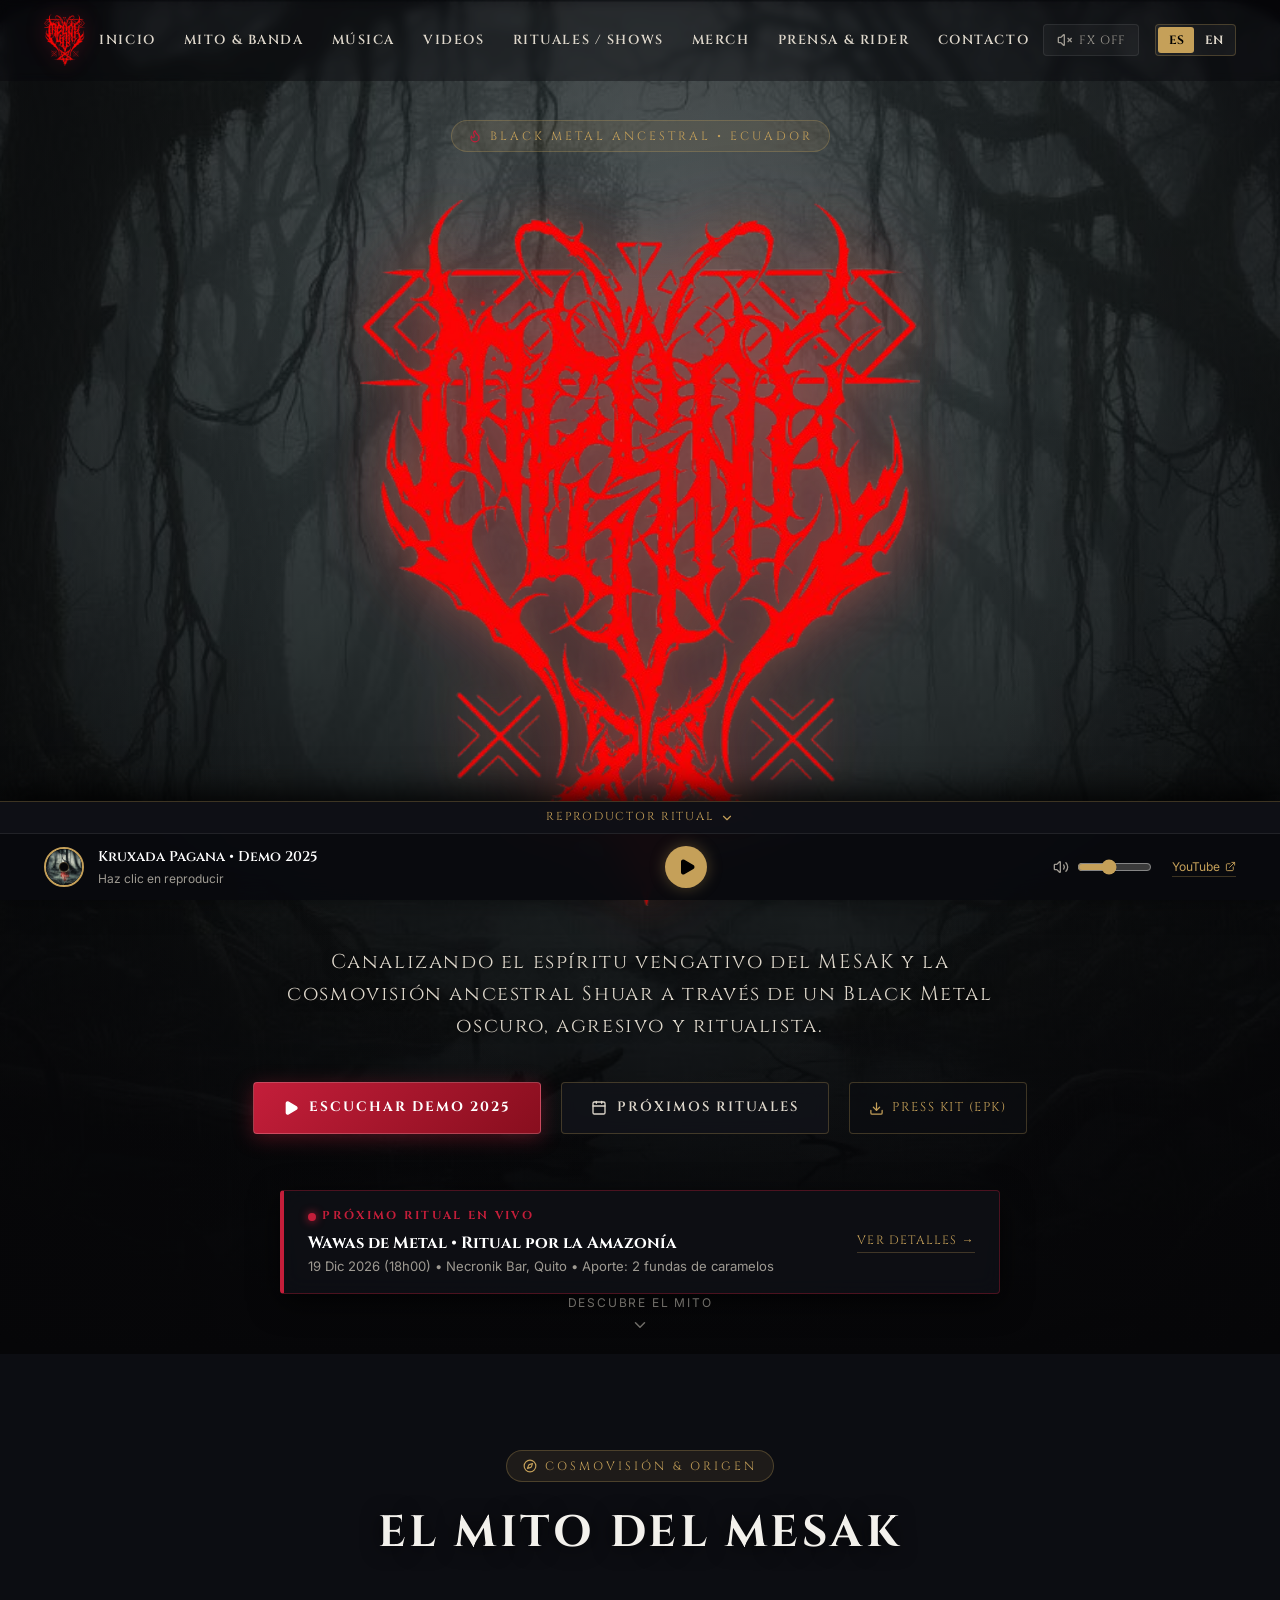
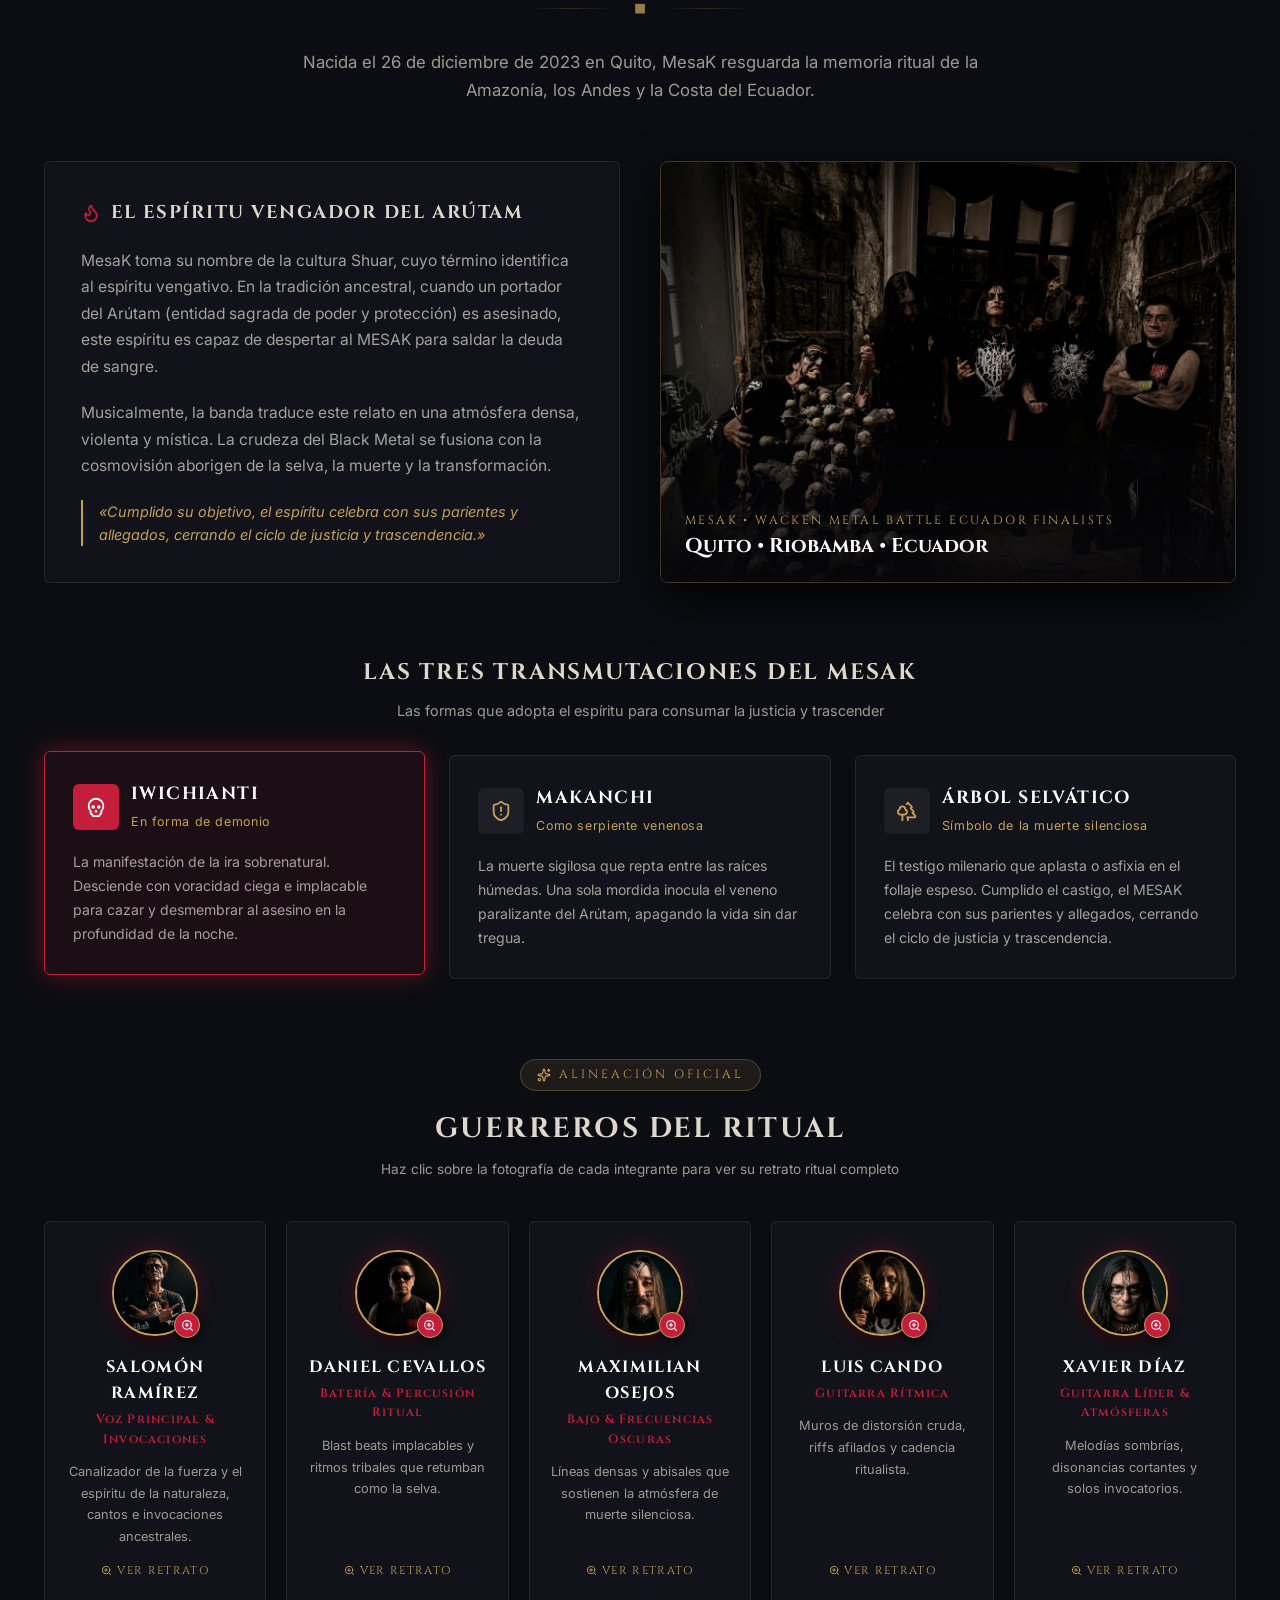
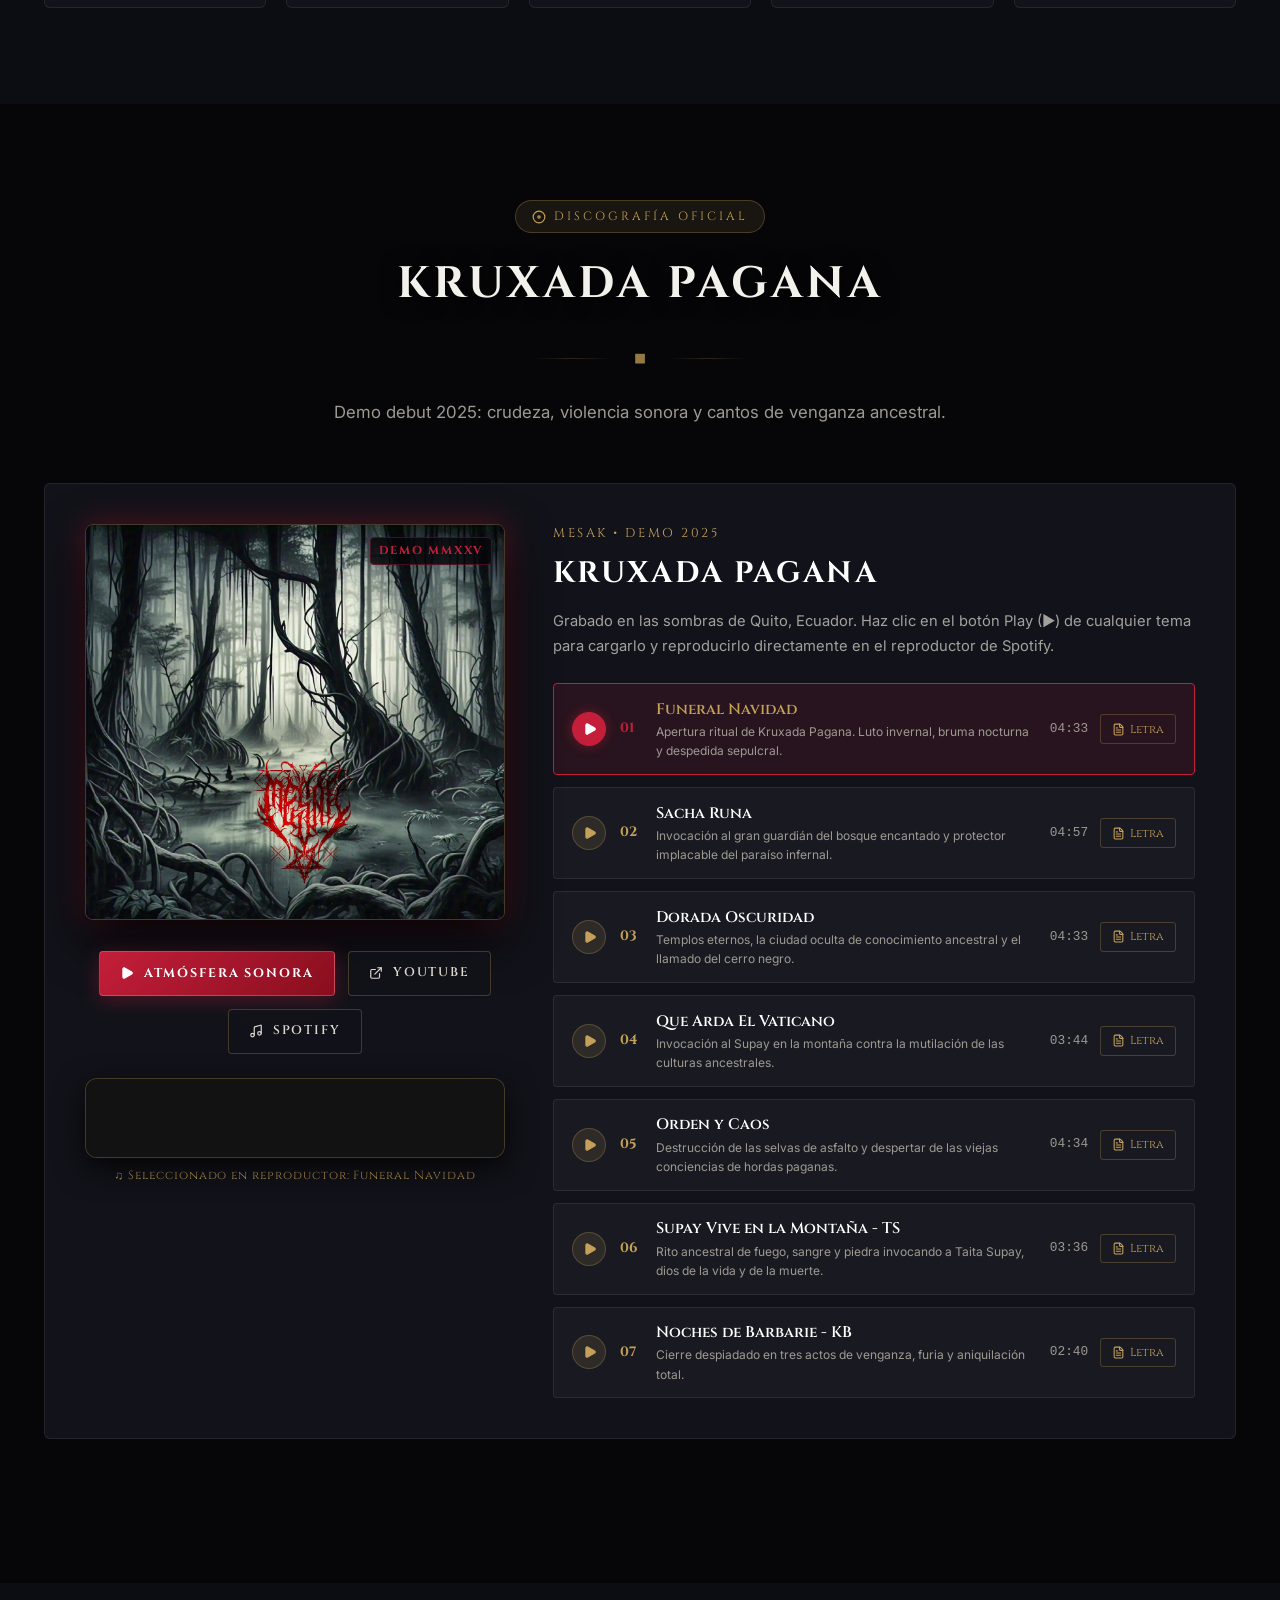
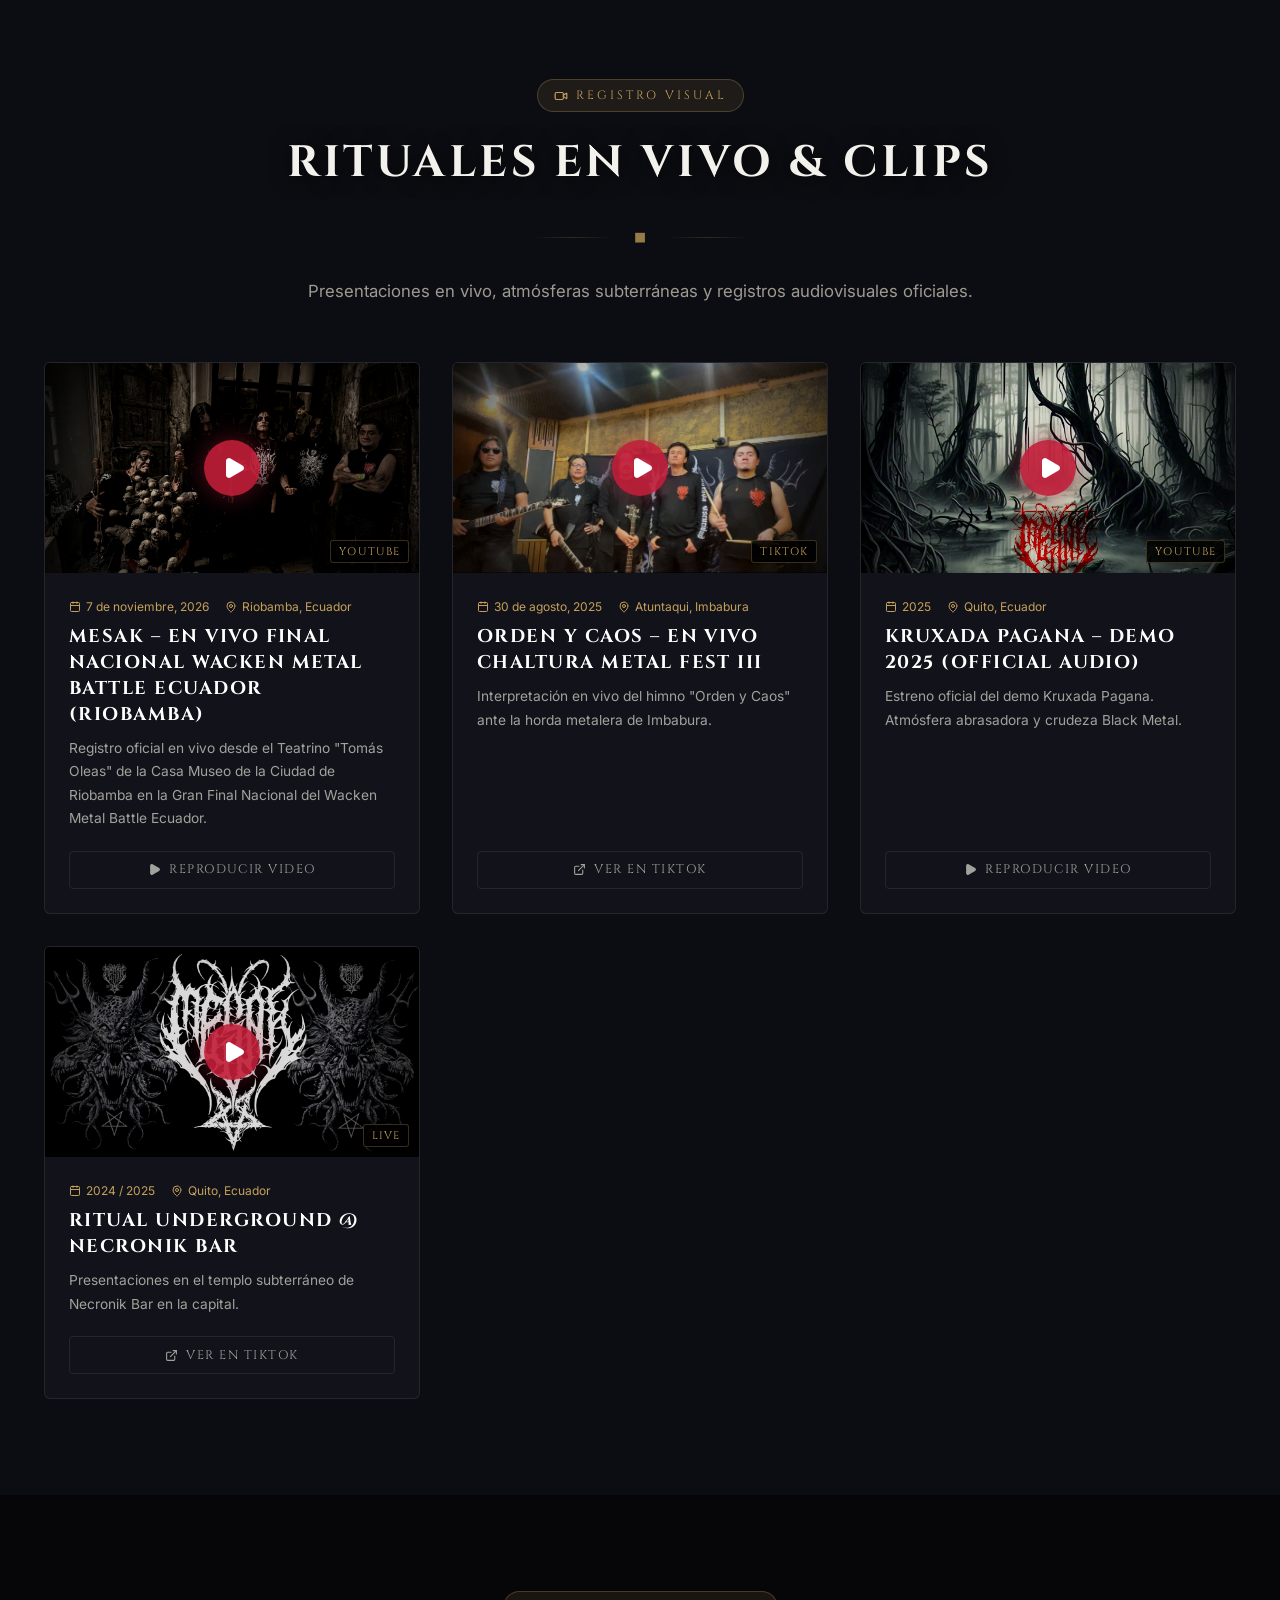
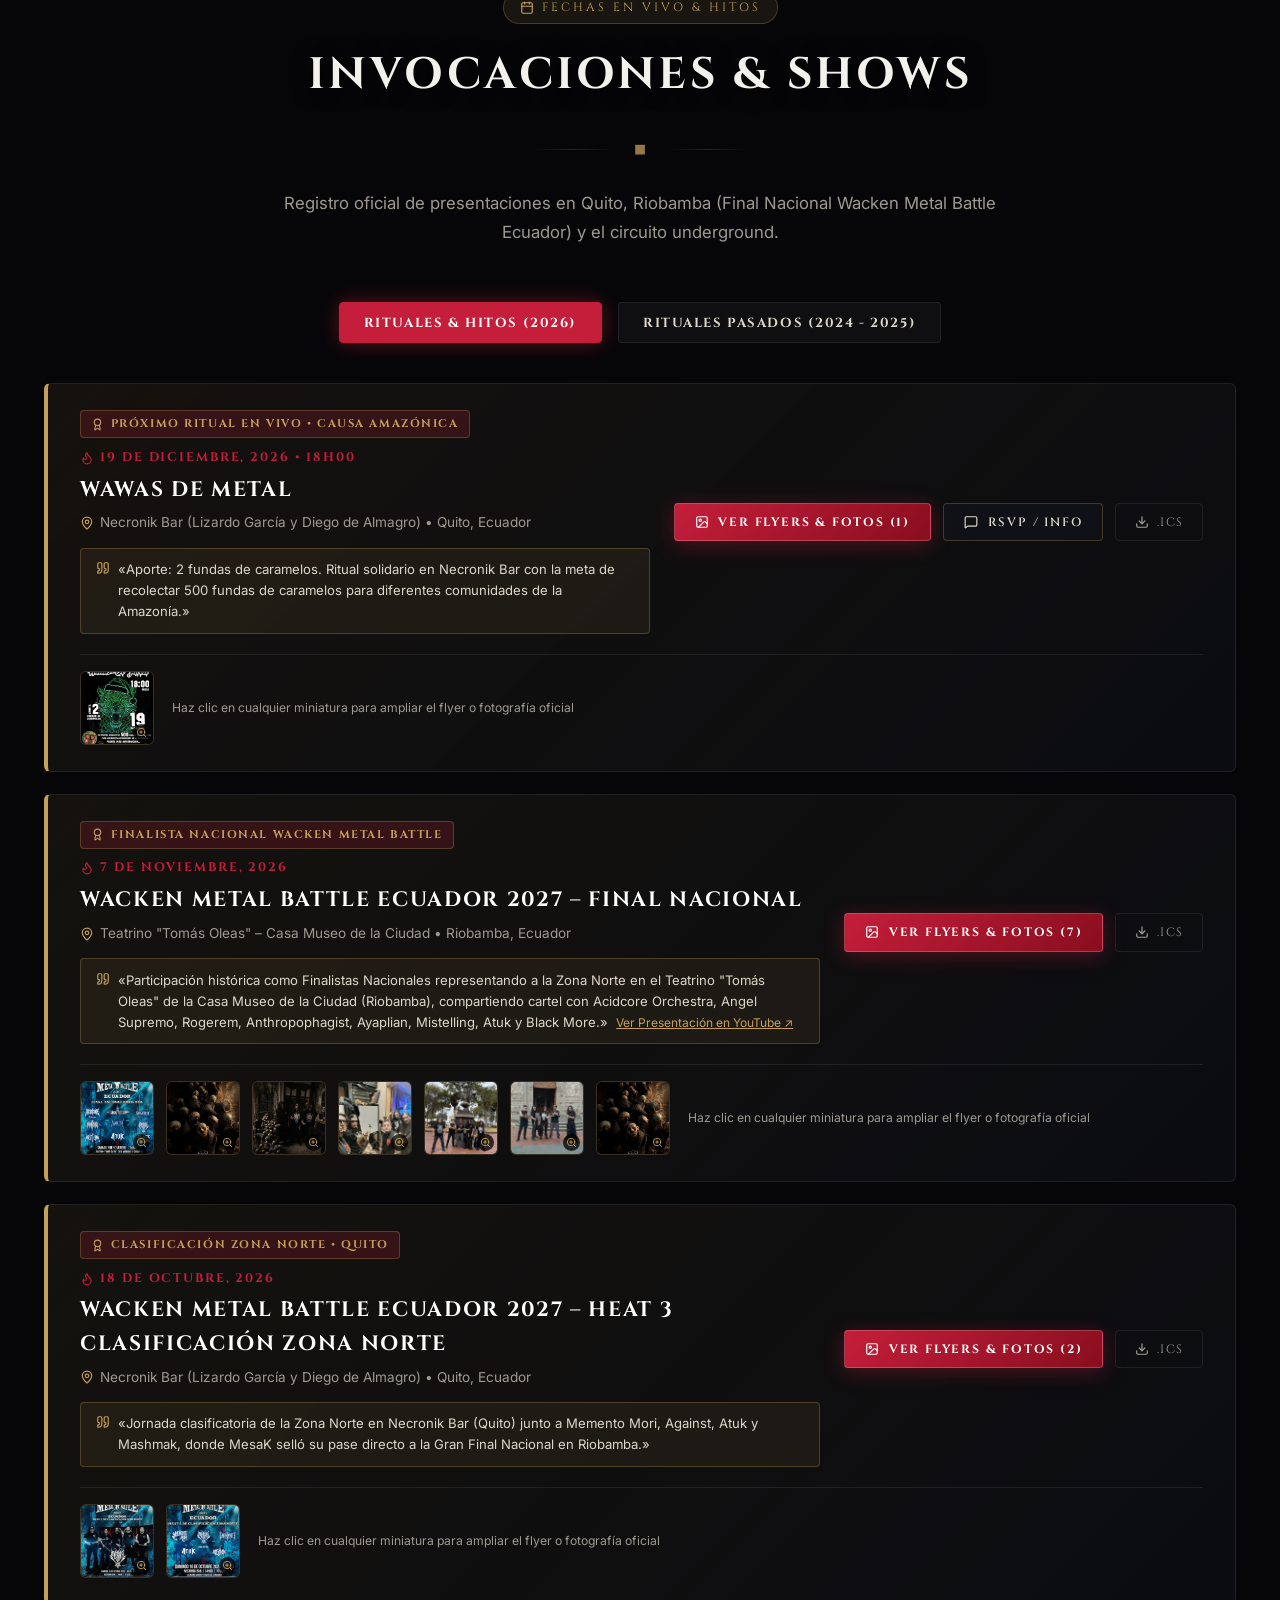
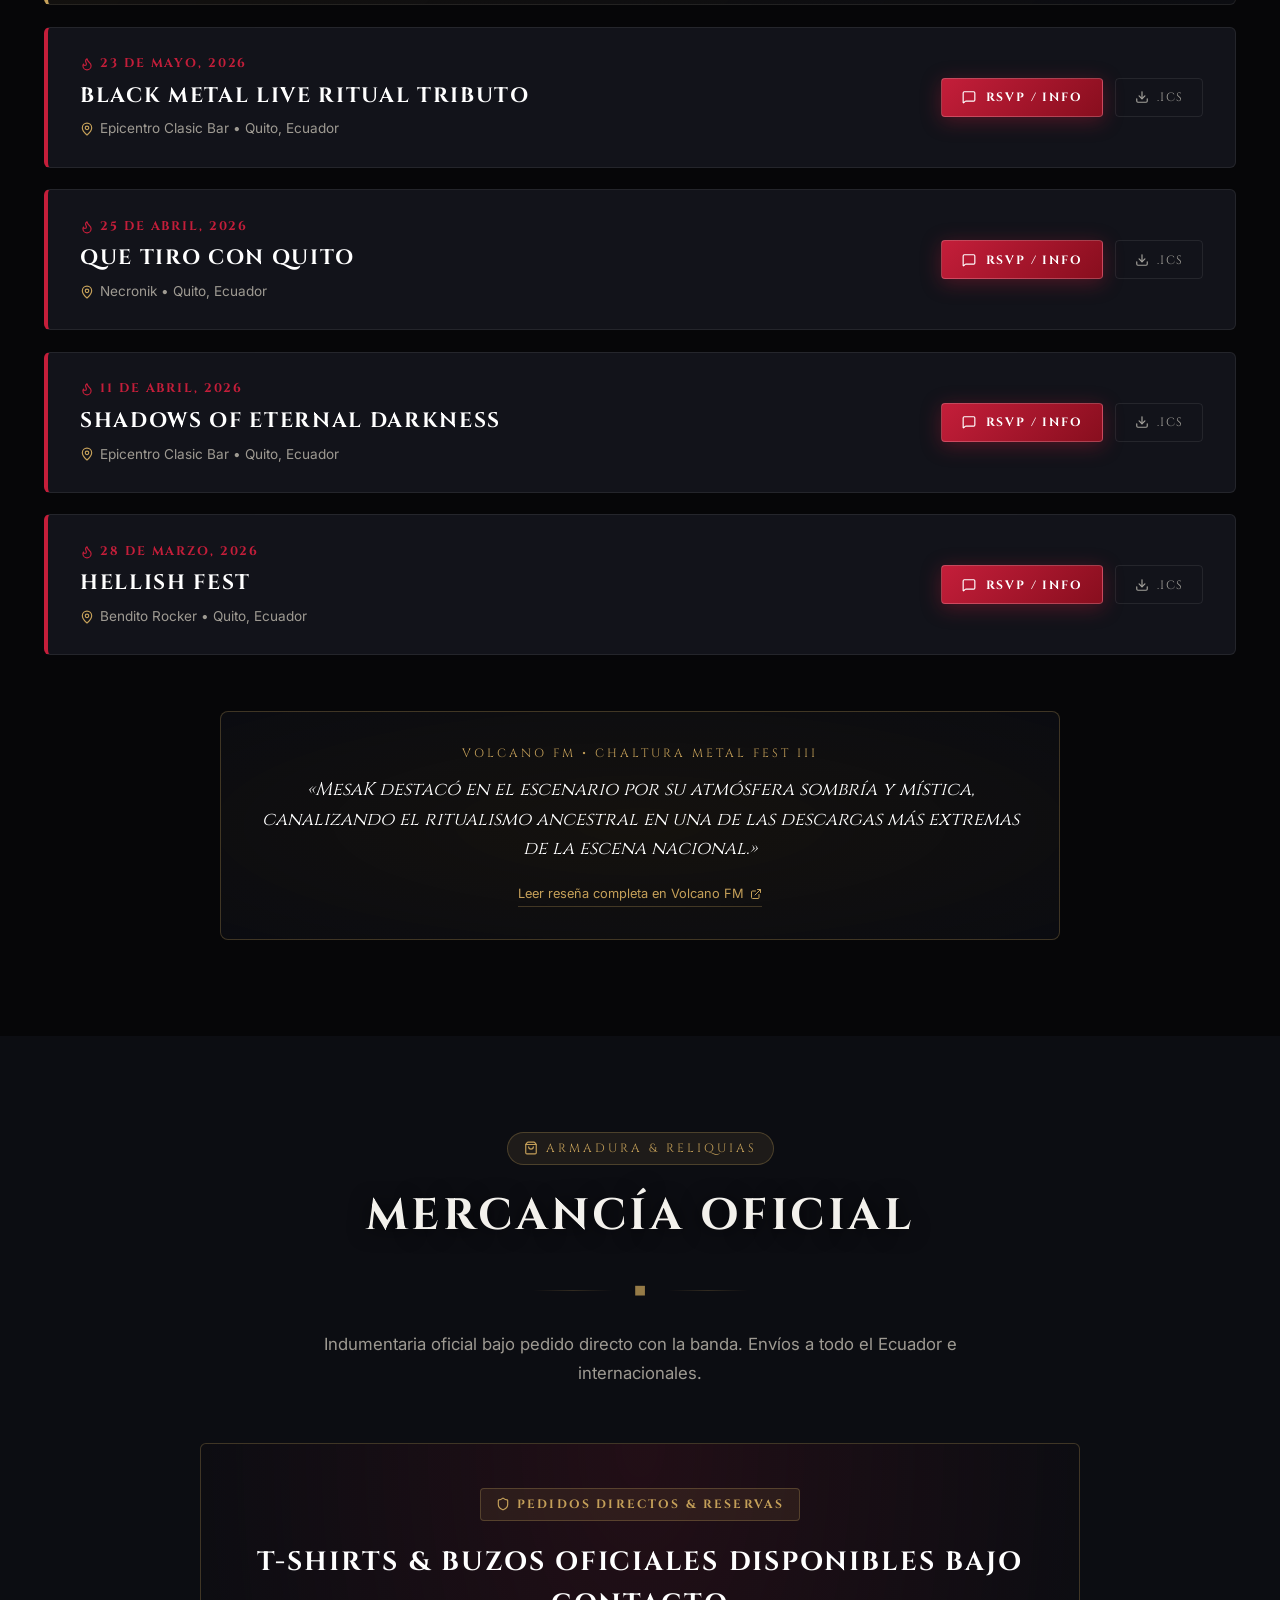
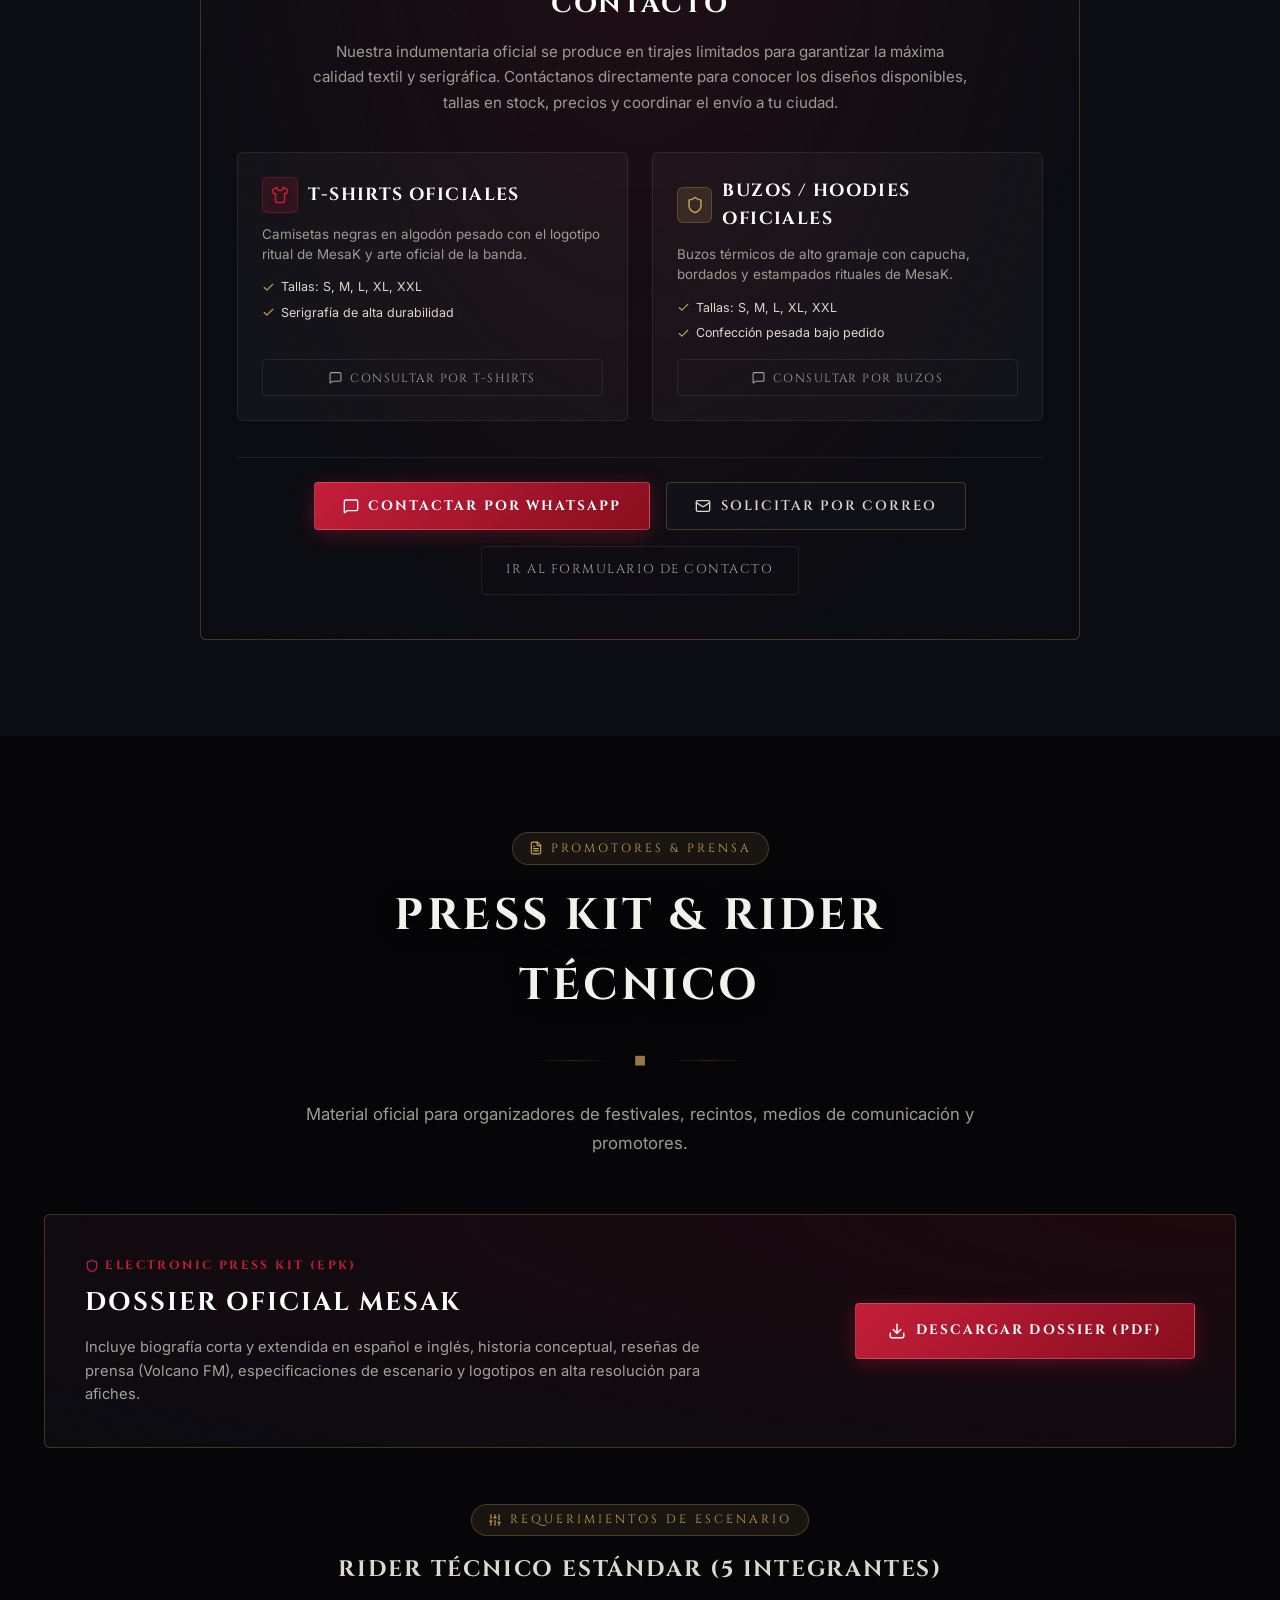
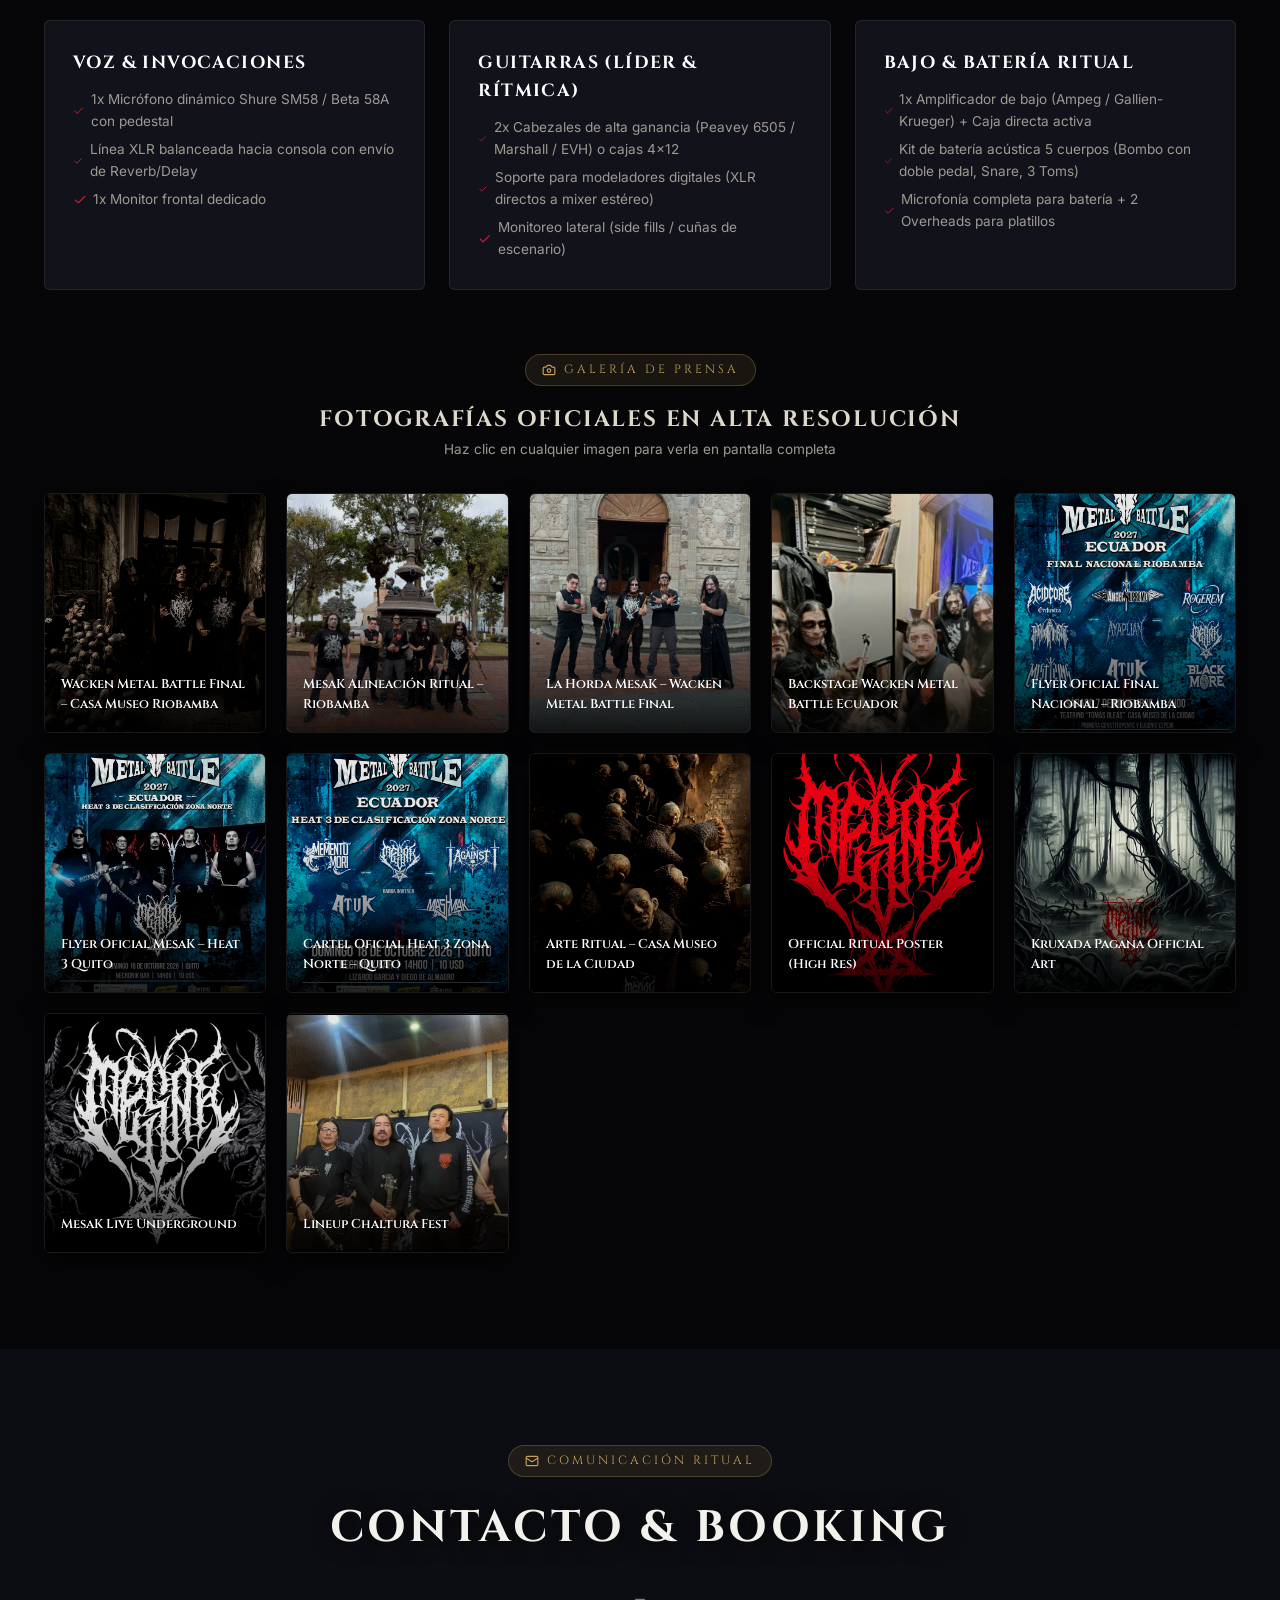
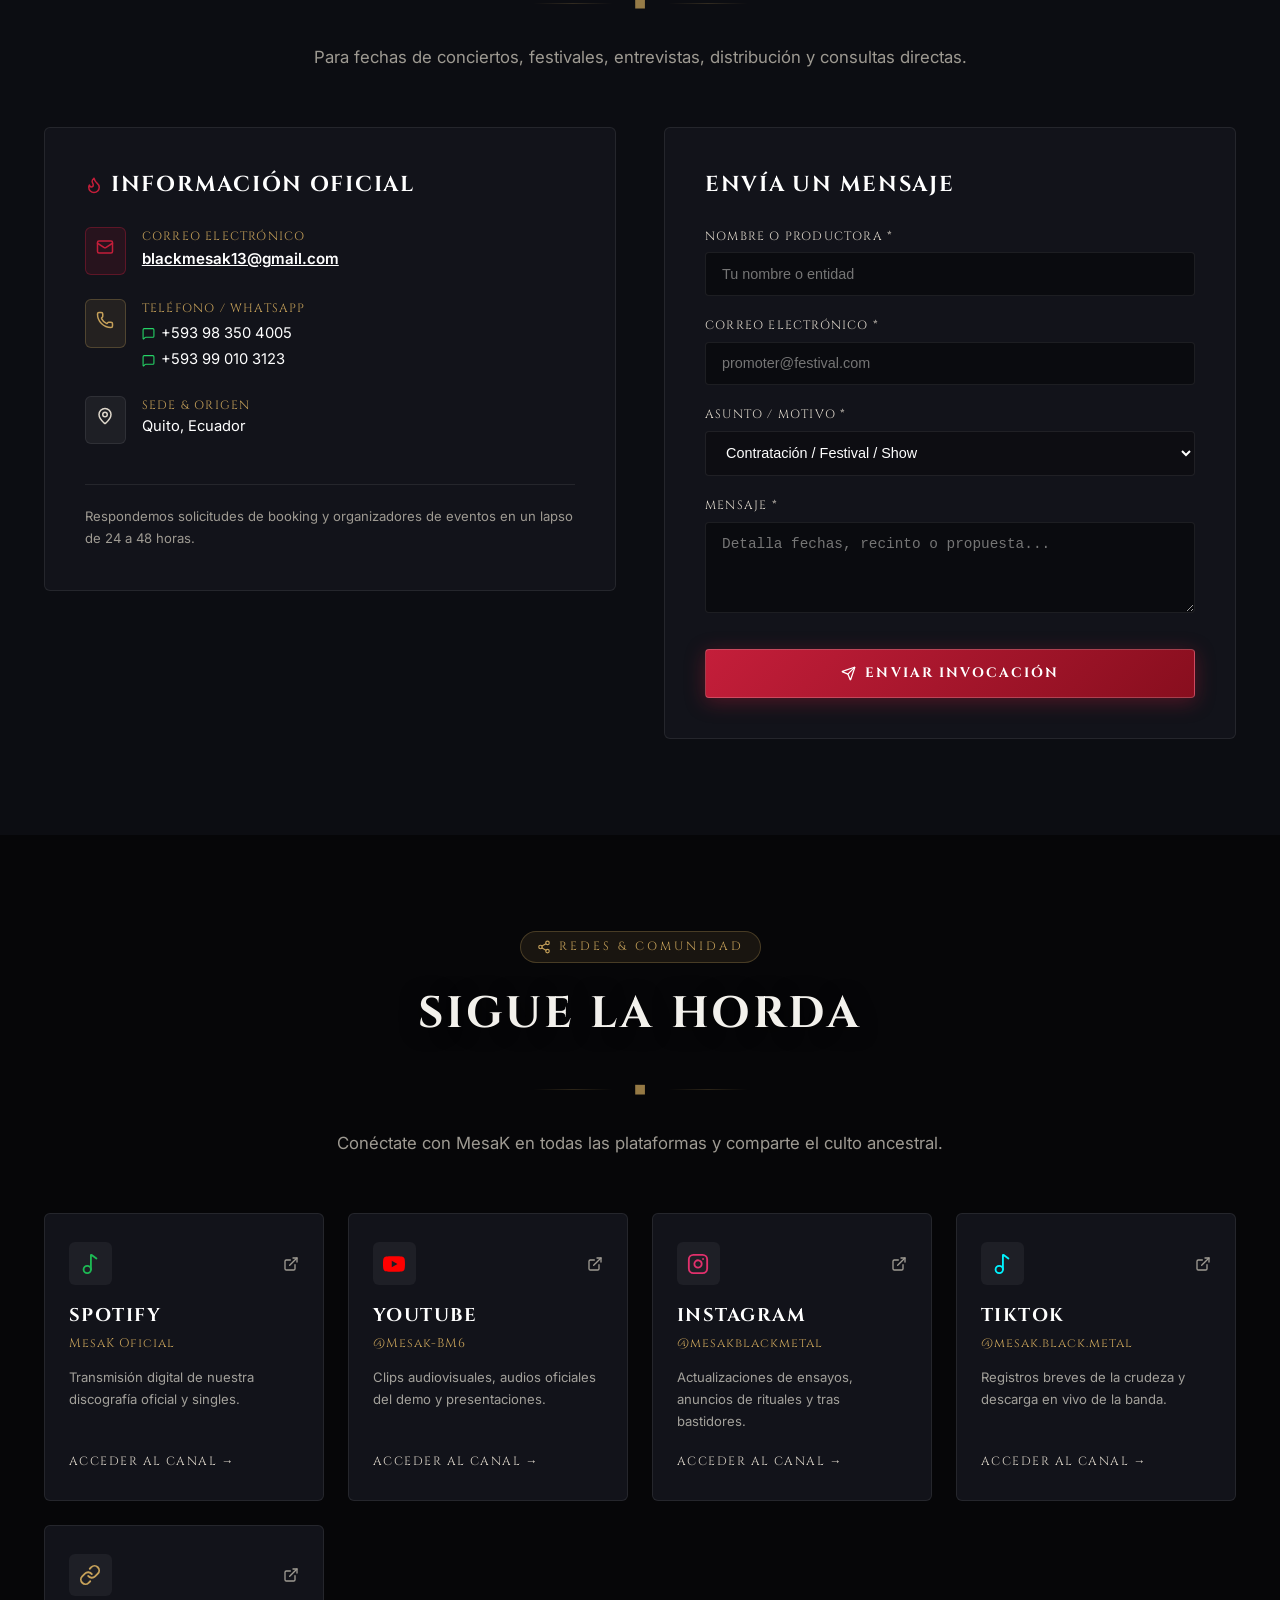
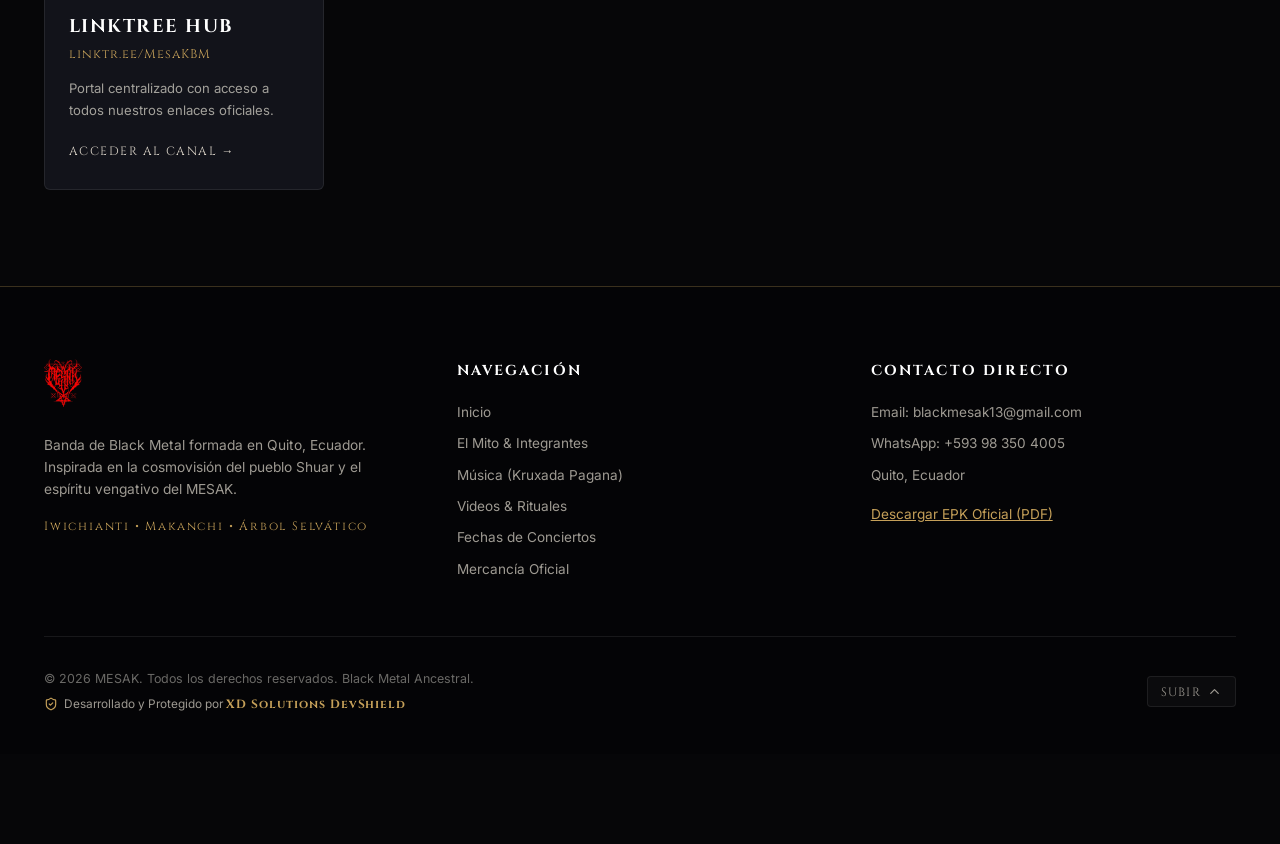
<file: index.html>
<!doctype html>
<html lang="es">
  <head>
    <meta charset="UTF-8" />
    <meta name="viewport" content="width=device-width, initial-scale=1.0" />
    <link rel="icon" type="image/png" href="./assets/mesak-logo.png" />
    
    <title>MesaK | Ancestral Black Metal • Official Website</title>
    <meta name="description" content="Sitio oficial de MesaK, banda ecuatoriana de Black Metal inspirada en la cosmovisión ancestral del pueblo Shuar, el Arútam y el espíritu vengativo del MESAK." />
    <meta name="keywords" content="MesaK, Black Metal, Ecuador, Shuar, Arútam, Kruxada Pagana, Metal Ecuatoriano, Black Metal Underground, Quito Metal" />
    <meta name="author" content="MesaK" />
    <meta name="theme-color" content="#070709" />
    
    <!-- Open Graph / Social Sharing -->
    <meta property="og:type" content="website" />
    <meta property="og:title" content="MesaK | Ancestral Black Metal" />
    <meta property="og:description" content="Propuesta de Black Metal ritualista inspirada en la cosmovisión ancestral Shuar. Escucha Kruxada Pagana y revisa nuestras próximas fechas." />
    <meta property="og:image" content="./assets/band-poster.jpg" />
    
    <!-- Fonts -->
    <link rel="preconnect" href="https://fonts.googleapis.com" />
    <link rel="preconnect" href="https://fonts.gstatic.com" crossorigin />
    <link href="https://fonts.googleapis.com/css2?family=Cinzel+Decorative:wght@700;900&family=Cinzel:wght@400;600;700;900&family=Inter:wght@300;400;500;600;700&display=swap" rel="stylesheet" />
    <script type="module" crossorigin src="./assets/index-DtnutHl5.js"></script>
    <link rel="stylesheet" crossorigin href="./assets/index-C33cte1Q.css">
  </head>
  <body>
    <div id="root"></div>
  </body>
</html>
</file>
<file: assets/index-C33cte1Q.css>
:root{--bg-primary:#060608;--bg-secondary:#0c0d12;--bg-card:#12131a;--bg-card-hover:#181922;--bg-overlay:#08080cd9;--crimson:#c41e3a;--crimson-glow:#c41e3a73;--crimson-subtle:#c41e3a1f;--blood:#880e1e;--gold:#c5a059;--gold-glow:#c5a05959;--gold-subtle:#c5a0591a;--bone:#ded7cb;--bone-muted:#9e9a92;--text-main:#f3f1ec;--text-secondary:#a3a19b;--text-muted:#6a6966;--border-subtle:#ffffff14;--border-gold:#c5a05947;--border-crimson:#c41e3a59;--font-serif:"Cinzel", serif;--font-deco:"Cinzel Decorative", serif;--font-sans:"Inter", -apple-system, BlinkMacSystemFont, sans-serif;--transition-fast:.2s cubic-bezier(.16, 1, .3, 1);--transition-normal:.35s cubic-bezier(.16, 1, .3, 1);--transition-slow:.6s cubic-bezier(.16, 1, .3, 1)}*{box-sizing:border-box;margin:0;padding:0}html{scroll-behavior:smooth;--lightningcss-light: ;--lightningcss-dark:initial;color-scheme:dark;-webkit-text-size-adjust:100%;scroll-padding-top:85px;overflow-x:clip}body{background-color:var(--bg-primary);color:var(--text-main);font-family:var(--font-sans);-webkit-font-smoothing:antialiased;-moz-osx-font-smoothing:grayscale;-webkit-overflow-scrolling:touch;touch-action:pan-y;min-height:100vh;font-size:16px;line-height:1.6;position:relative;overflow-x:clip}section[id]{scroll-margin-top:85px}body:before{content:"";pointer-events:none;z-index:0;background-image:radial-gradient(circle at 50% 0,#c41e3a14 0%,#0000 60%),radial-gradient(circle at 10% 70%,#c5a0590a 0%,#0000 50%),radial-gradient(circle at 90% 80%,#880e1e0f 0%,#0000 50%);position:fixed;inset:0}::-webkit-scrollbar{width:8px}::-webkit-scrollbar-track{background:var(--bg-primary)}::-webkit-scrollbar-thumb{background:#252630;border-radius:4px}::-webkit-scrollbar-thumb:hover{background:var(--crimson)}h1,h2,h3,h4,h5,h6{font-family:var(--font-serif);letter-spacing:.08em;text-transform:uppercase;color:var(--bone);font-weight:700}p{color:var(--text-secondary);font-size:.975rem;line-height:1.7}a{color:inherit;text-decoration:none}button{cursor:pointer;font-family:var(--font-serif);background:0 0;border:none}.container{z-index:1;width:100%;max-width:1240px;margin:0 auto;padding:0 1.5rem;position:relative}.section-padding{padding:6rem 0;position:relative}.section-header{text-align:center;max-width:720px;margin:0 auto 3.5rem}.section-badge{font-family:var(--font-serif);letter-spacing:.25em;text-transform:uppercase;color:var(--gold);background:var(--gold-subtle);border:1px solid var(--border-gold);border-radius:999px;align-items:center;gap:.5rem;margin-bottom:1rem;padding:.35rem 1rem;font-size:.75rem;display:inline-flex}.section-title{color:var(--text-main);text-shadow:0 2px 20px #000c;margin-bottom:1rem;font-size:clamp(2rem,4vw,2.75rem);position:relative}.section-subtitle{color:var(--bone-muted);font-size:1.05rem}.ritual-divider{opacity:.75;justify-content:center;align-items:center;gap:1.25rem;margin:1.75rem auto;display:flex}.ritual-divider:before,.ritual-divider:after{content:"";background:linear-gradient(90deg, transparent, var(--border-gold), transparent);width:80px;height:1px}.ritual-divider span{color:var(--gold);font-size:.9rem;display:inline-block;transform:rotate(45deg)}.btn-primary{background:linear-gradient(135deg, var(--crimson) 0%, var(--blood) 100%);color:#fff;font-family:var(--font-serif);letter-spacing:.15em;text-transform:uppercase;transition:all var(--transition-normal);border:1px solid #fff3;border-radius:4px;justify-content:center;align-items:center;gap:.6rem;padding:.9rem 1.8rem;font-size:.85rem;font-weight:700;display:inline-flex;position:relative;overflow:hidden;box-shadow:0 4px 20px #c41e3a59}.btn-primary:hover{background:linear-gradient(135deg, #dd2443 0%, var(--crimson) 100%);box-shadow:0 6px 30px var(--crimson-glow);border-color:#fff6;transform:translateY(-2px)}.btn-secondary{color:var(--bone);font-family:var(--font-serif);letter-spacing:.15em;text-transform:uppercase;border:1px solid var(--border-gold);-webkit-backdrop-filter:blur(8px);backdrop-filter:blur(8px);transition:all var(--transition-normal);background:#12131acc;border-radius:4px;justify-content:center;align-items:center;gap:.6rem;padding:.9rem 1.8rem;font-size:.85rem;font-weight:600;display:inline-flex}.btn-secondary:hover{background:var(--gold-subtle);border-color:var(--gold);color:#fff;box-shadow:0 0 20px var(--gold-glow);transform:translateY(-2px)}.btn-outline{color:var(--text-secondary);font-family:var(--font-serif);letter-spacing:.12em;text-transform:uppercase;border:1px solid var(--border-subtle);transition:all var(--transition-fast);background:0 0;border-radius:4px;justify-content:center;align-items:center;gap:.5rem;padding:.6rem 1.2rem;font-size:.8rem;display:inline-flex}.btn-outline:hover{border-color:var(--border-crimson);color:var(--text-main);background:var(--crimson-subtle)}.glass-card{background:var(--bg-card);border:1px solid var(--border-subtle);transition:all var(--transition-normal);border-radius:6px;padding:1.75rem;position:relative;overflow:hidden}.glass-card:before{content:"";background:linear-gradient(90deg, transparent, var(--border-gold), transparent);opacity:0;height:2px;transition:opacity var(--transition-normal);position:absolute;top:0;left:0;right:0}.glass-card:hover{background:var(--bg-card-hover);border-color:var(--border-gold);transform:translateY(-4px);box-shadow:0 12px 30px #0009}.glass-card:hover:before{opacity:1}dialog{border:1px solid var(--border-gold);background:var(--bg-card);color:var(--text-main);box-shadow:0 20px 60px #000000e6, 0 0 40px var(--crimson-glow);border-radius:8px;width:680px;max-width:90vw;margin:auto;padding:0;overflow:hidden}dialog::backdrop{-webkit-backdrop-filter:blur(8px);backdrop-filter:blur(8px);background-color:#050508d9}dialog[open]{animation:.25s cubic-bezier(.16,1,.3,1) forwards modalFadeIn}@keyframes modalFadeIn{0%{opacity:0;transform:scale(.96)translateY(10px)}to{opacity:1;transform:scale(1)translateY(0)}}.music-showcase-card{grid-template-columns:minmax(300px,420px) 1fr;align-items:start;gap:3rem;margin-bottom:3rem;padding:2.5rem;display:grid}.music-cover-wrapper{box-shadow:0 20px 50px #000000e6, 0 0 30px var(--crimson-glow);border:1px solid var(--border-gold);border-radius:8px;width:100%;max-width:420px;display:inline-block;position:relative;overflow:hidden}.music-actions-wrapper{flex-wrap:wrap;justify-content:center;gap:.85rem;margin-top:1.5rem;display:flex}.music-track-row{border-radius:4px;justify-content:space-between;align-items:center;gap:.75rem;padding:.85rem 1.15rem;transition:all .2s;display:flex}.audio-player-bar{z-index:90;-webkit-backdrop-filter:blur(16px);backdrop-filter:blur(16px);border-top:1px solid var(--border-gold);background:#090a0ef2;transition:transform .3s;position:fixed;bottom:0;left:0;right:0;transform:translateY(0);box-shadow:0 -10px 30px #000000d9}.audio-player-bar.is-minimized{transform:translateY(calc(100% - 32px))}.audio-player-tab{border-bottom:1px solid var(--border-subtle);cursor:pointer;height:32px;font-size:.72rem;font-family:var(--font-serif);letter-spacing:.15em;color:var(--gold);text-transform:uppercase;background:#0f1016f2;justify-content:center;align-items:center;gap:.4rem;display:flex}.audio-player-content{justify-content:space-between;align-items:center;gap:1rem;padding:.75rem 1.5rem;display:flex}@media (width<=900px){.music-showcase-card{grid-template-columns:1fr;gap:2rem;margin-bottom:2rem;padding:1.25rem 1rem}}@media (width<=768px){.container{padding:0 1rem}.section-padding{padding:3.5rem 0}.section-title{font-size:1.75rem}.glass-card{padding:1.25rem 1rem}.music-cover-wrapper{max-width:260px!important}.music-actions-wrapper{gap:.5rem;margin-top:1rem}.music-actions-wrapper .btn-primary,.music-actions-wrapper .btn-secondary{padding:.55rem .9rem!important;font-size:.72rem!important}.music-track-row{gap:.5rem!important;padding:.65rem .75rem!important}.audio-player-bar.is-minimized{transform:translateY(calc(100% - 26px))}.audio-player-tab{height:26px!important;font-size:.65rem!important}.audio-player-content{flex-wrap:nowrap!important;gap:.5rem!important;padding:.45rem 1rem!important}.audio-player-volume,.audio-player-subtitle{display:none!important}}
</file>
